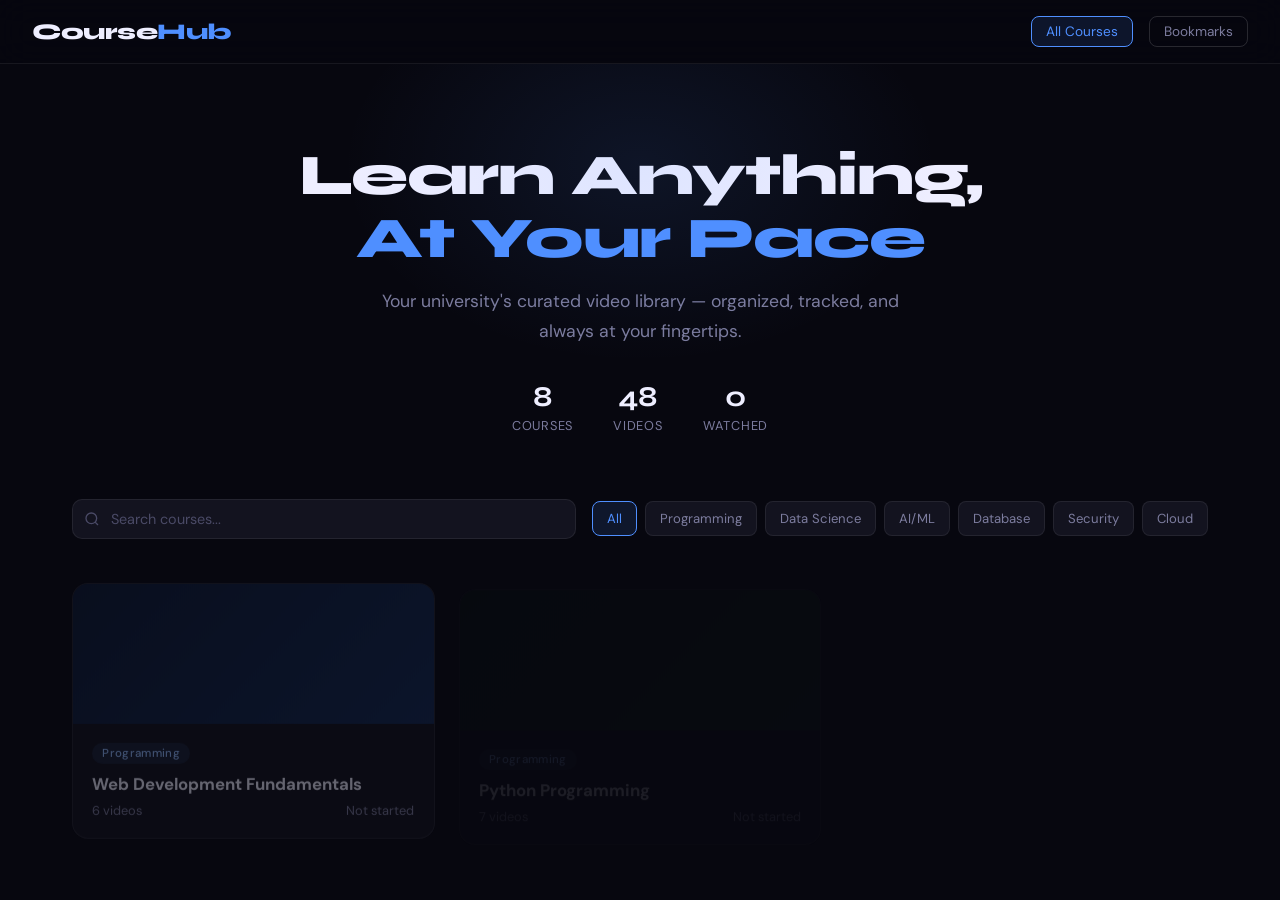
<file: index.html>
<!doctype html>
<html lang="en">
  <head>
    <meta charset="UTF-8" />
    <meta name="viewport" content="width=device-width, initial-scale=1.0" />
    <title>CourseHub</title>
    <meta http-equiv="refresh" content="0; url=student/coursehub.html" />
    <link rel="canonical" href="student/coursehub.html" />
  </head>
  <body>
    <p>Redirecting to CourseHub...</p>
    <p>If you are not redirected, open <a href="student/coursehub.html">student/coursehub.html</a>.</p>
  </body>
</html>
</file>
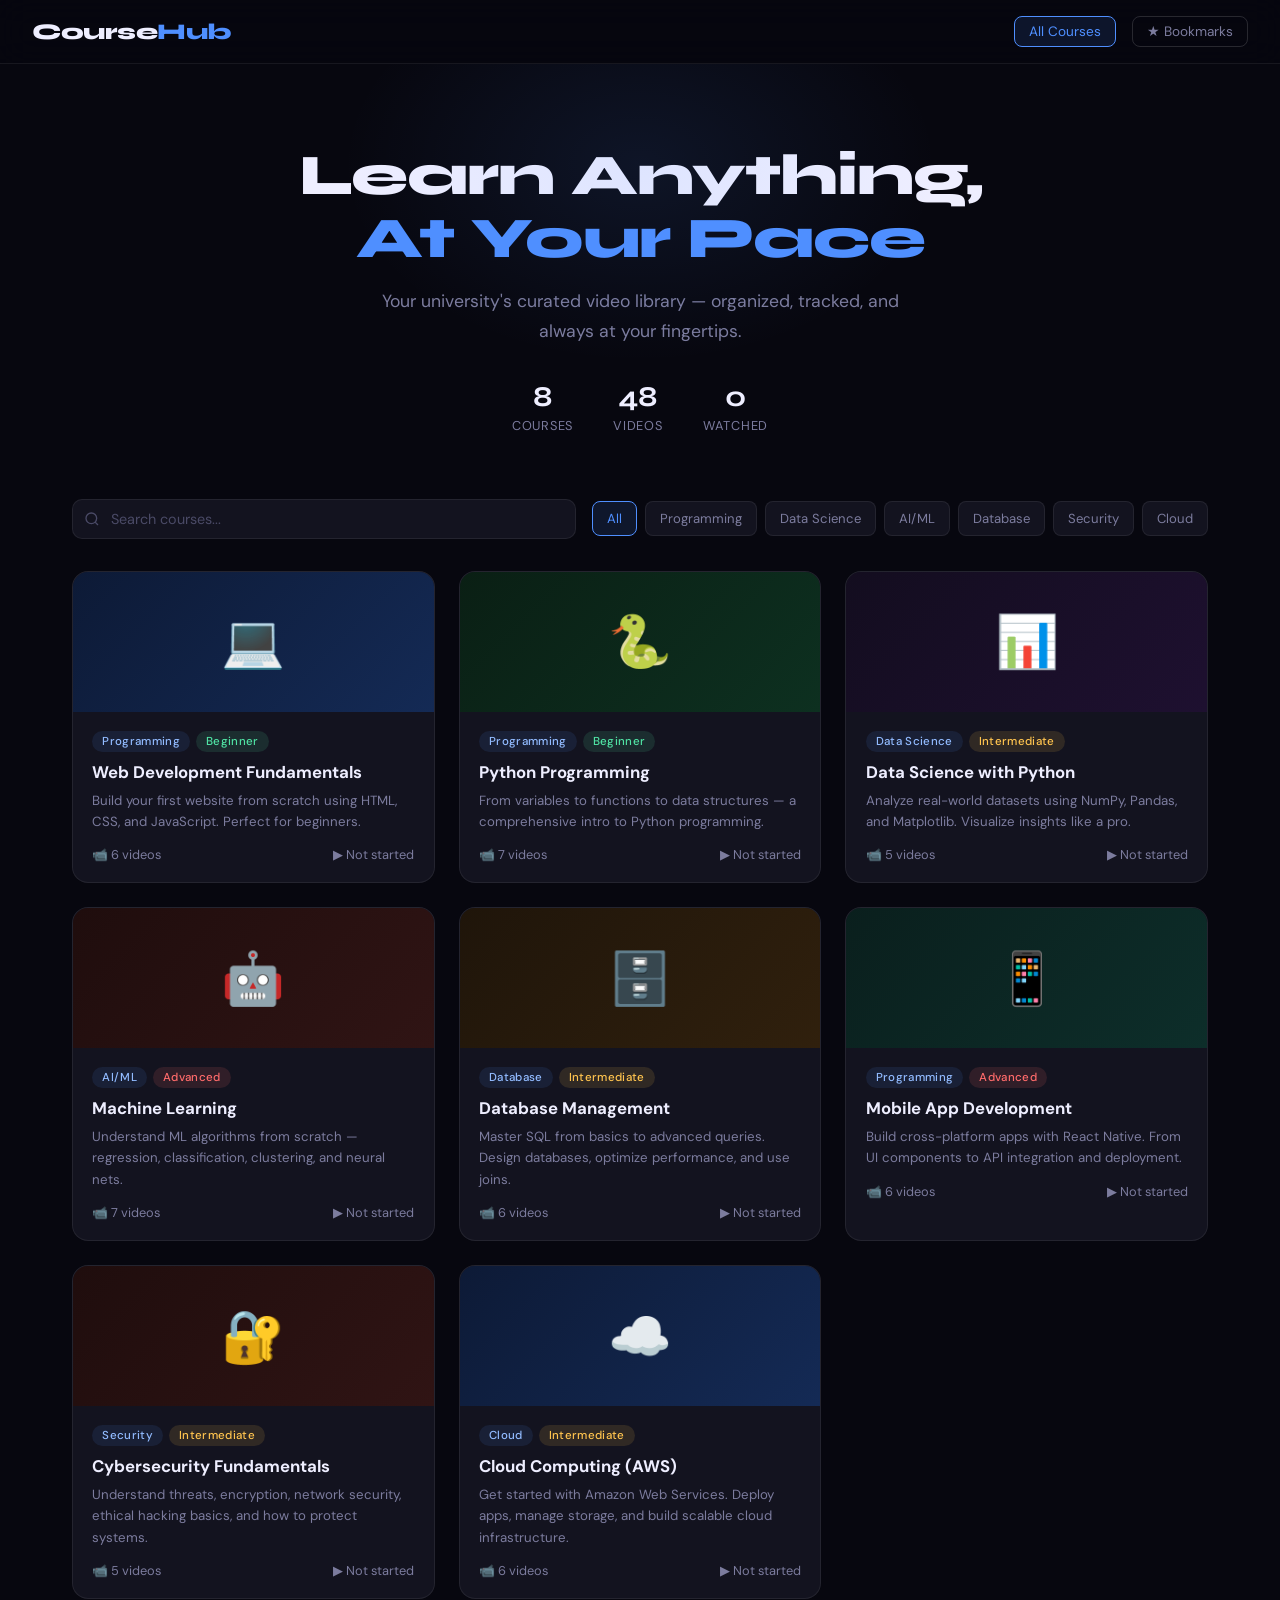
<file: coursehub.html>
<!DOCTYPE html>
<html lang="en">
<head>
<meta charset="UTF-8" />
<meta name="viewport" content="width=device-width, initial-scale=1.0" />
<title>CourseHub — University Learning Portal</title>
<link href="https://fonts.googleapis.com/css2?family=Syne:wght@400;500;600;700;800&family=DM+Sans:wght@300;400;500&display=swap" rel="stylesheet" />
<link rel="stylesheet" href="coursehub.css" />
</head>
<body>

<nav>
  <div class="logo" onclick="showPage('home')">Course<span>Hub</span></div>
  <div class="nav-right">
    <button class="nav-btn active" id="nav-home" onclick="showPage('home')">All Courses</button>
    <button class="nav-btn" id="nav-bookmarks" onclick="showPage('bookmarks')">★ Bookmarks</button>
  </div>
</nav>

<!-- HOME PAGE -->
<div class="page active" id="page-home">
  <div class="hero">
    <h1>Learn Anything,<br><em>At Your Pace</em></h1>
    <p>Your university's curated video library — organized, tracked, and always at your fingertips.</p>
    <div class="hero-stats">
      <div class="stat"><span class="stat-num" id="stat-courses">0</span><span class="stat-label">Courses</span></div>
      <div class="stat"><span class="stat-num" id="stat-videos">0</span><span class="stat-label">Videos</span></div>
      <div class="stat"><span class="stat-num" id="stat-watched">0</span><span class="stat-label">Watched</span></div>
    </div>
  </div>

  <div class="controls">
    <div class="search-wrap">
      <svg width="16" height="16" fill="none" viewBox="0 0 24 24" stroke="currentColor" stroke-width="2"><circle cx="11" cy="11" r="8"/><path d="M21 21l-4.35-4.35"/></svg>
      <input class="search-input" type="text" id="search-input" placeholder="Search courses..." oninput="filterCourses()" />
    </div>
    <div class="filter-tags" id="filter-tags"></div>
  </div>

  <div class="courses-grid" id="courses-grid"></div>
</div>

<!-- COURSE DETAIL PAGE -->
<div class="page" id="page-detail">
  <div id="course-detail"></div>
</div>

<!-- BOOKMARKS PAGE -->
<div class="page" id="page-bookmarks">
  <div class="page-header">
    <h2>★ Bookmarked Courses</h2>
    <p>Courses you've saved for quick access</p>
  </div>
  <div class="courses-grid" id="bookmarks-grid"></div>
</div>

<div id="toast"></div>

<script src="coursehub.js" defer></script>
</body>
</html>
</file>
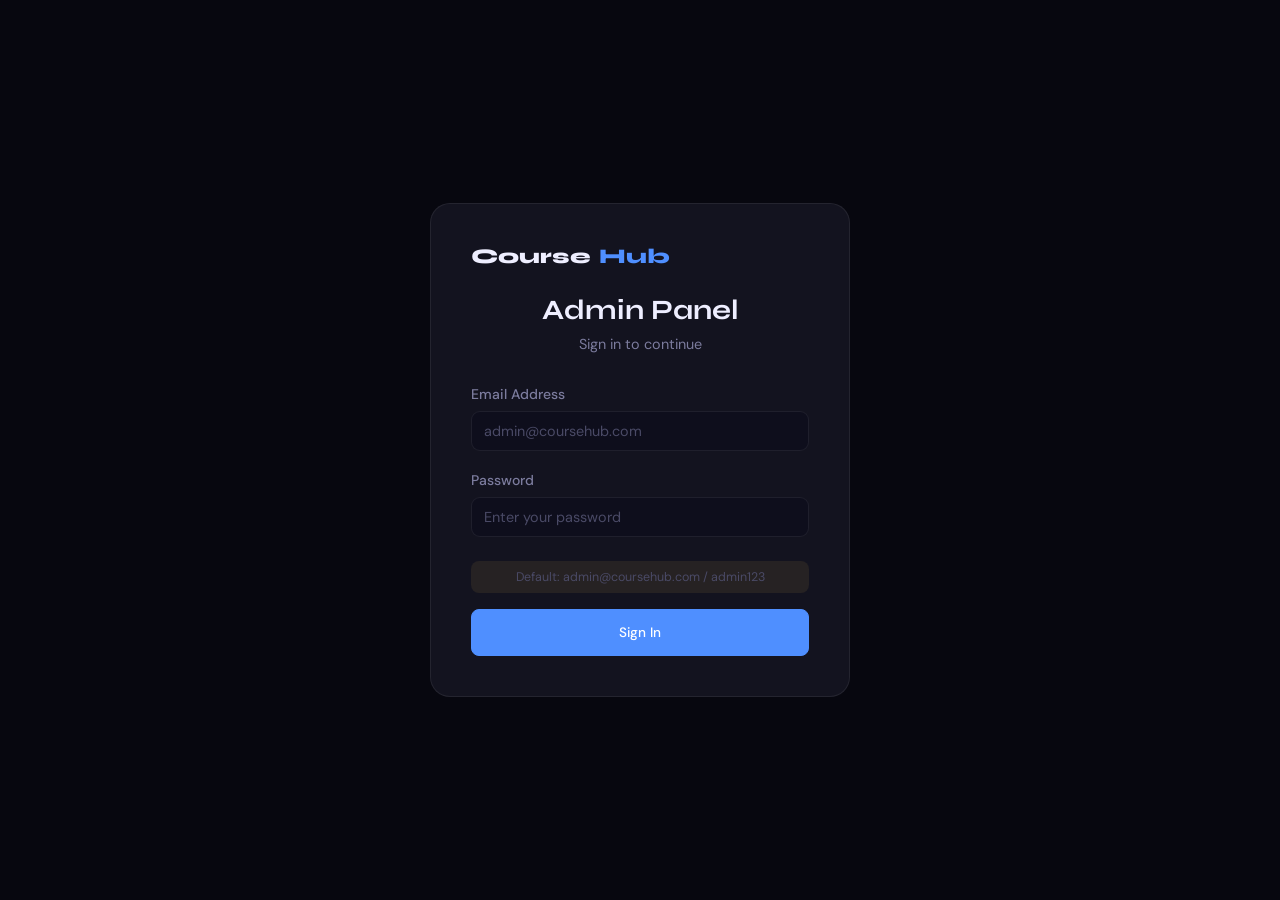
<file: admin/admin.html>
<!DOCTYPE html>
<html lang="en">
<head>
  <meta charset="UTF-8" />
  <meta name="viewport" content="width=device-width, initial-scale=1.0" />
  <title>CourseHub — Admin Panel</title>
  <link href="https://fonts.googleapis.com/css2?family=Syne:wght@600;700;800&family=DM+Sans:wght@300;400;500&display=swap" rel="stylesheet" />
  <link rel="stylesheet" href="admin.css" />
</head>
<body>

  <!-- LOGIN SCREEN -->
  <div id="login-screen">
    <div class="login-box">
      <div class="logo">Course<span>Hub</span></div>
      <h2 style="margin: 1.5rem 0 0.5rem; font-size: 1.75rem; font-weight: 700;">Admin Panel</h2>
      <p style="color: var(--text-muted); margin-bottom: 2rem;">Sign in to continue</p>

      <div class="form-group" style="margin-bottom: 1.25rem; text-align: left;">
        <label style="display: block; margin-bottom: 0.5rem; font-weight: 500; font-size: 0.875rem;">Email Address</label>
        <input type="email" id="login-email" placeholder="admin@coursehub.com" onkeydown="if(event.key==='Enter')login()" />
      </div>

      <div class="form-group" style="margin-bottom: 1.5rem; text-align: left;">
        <label style="display: block; margin-bottom: 0.5rem; font-weight: 500; font-size: 0.875rem;">Password</label>
        <input type="password" id="login-password" placeholder="Enter your password" onkeydown="if(event.key==='Enter')login()" />
      </div>

      <div class="login-hint">Default: admin@coursehub.com / admin123</div>
      <button class="btn btn-primary" style="width:100%; padding: 0.875rem;" onclick="login()">Sign In</button>
      <div class="login-error" id="login-error">Incorrect email or password. Try again.</div>
    </div>
  </div>

  <!-- MAIN APP -->
  <div id="app">
    <nav>
      <div class="logo">Course<span>Hub</span> <span class="admin-badge">Admin</span></div>
      <div class="nav-right">
        <a href="coursehub.html" target="_blank" class="nav-link">View Student Site</a>
        <button class="btn btn-ghost" onclick="logout()">Sign Out</button>
      </div>
    </nav>

    <div class="layout">
      <!-- SIDEBAR -->
      <aside class="sidebar">
        <div class="sidebar-header">
          <span>Courses</span>
          <button class="btn btn-primary btn-sm" onclick="openCourseModal()">+ New</button>
        </div>
        <div id="course-list"></div>
      </aside>

      <!-- MAIN CONTENT -->
      <main class="main">

        <!-- DASHBOARD -->
        <div id="view-dashboard">
          <div class="page-title">
            <h2>Dashboard</h2>
            <p>Overview of your CourseHub content</p>
          </div>
          <div class="stats-grid">
            <div class="stat-card">
              <div class="stat-label">Total Courses</div>
              <div class="stat-num" id="d-courses">0</div>
            </div>
            <div class="stat-card">
              <div class="stat-label">Total Videos</div>
              <div class="stat-num" id="d-videos">0</div>
            </div>
            <div class="stat-card">
              <div class="stat-label">Categories</div>
              <div class="stat-num" id="d-cats">0</div>
            </div>
          </div>
          <div class="dashboard-tip">
            <div class="tip-icon">Tip</div>
            <div>
              <strong>Getting started</strong>
              <p>Select a course from the sidebar to manage its videos, or click <em>+ New</em> to create a course.</p>
            </div>
          </div>
        </div>

        <!-- COURSE EDITOR -->
        <div id="view-course" style="display:none">
          <div class="page-title-row">
            <div>
              <h2 id="edit-course-name"></h2>
              <p id="edit-course-cat"></p>
            </div>
            <div class="action-row">
              <button class="btn btn-ghost" onclick="openCourseModal(activeCourseId)">Edit</button>
              <button class="btn btn-danger" onclick="deleteCourse(activeCourseId)">Delete</button>
            </div>
          </div>

          <div class="section-header">
            <h3>Videos <span class="count-badge" id="video-count">0</span></h3>
            <button class="btn btn-primary btn-sm" onclick="openVideoModal()">+ Add Video</button>
          </div>

          <div id="video-table-wrap">
            <table class="video-table">
              <thead>
                <tr>
                  <th style="width:40px">#</th>
                  <th>Title</th>
                  <th style="width:100px">Duration</th>
                  <th>YouTube URL</th>
                  <th style="width:120px">Actions</th>
                </tr>
              </thead>
              <tbody id="video-tbody"></tbody>
            </table>
          </div>
          <div id="no-videos" class="empty-msg">No videos yet. Click <strong>+ Add Video</strong> to get started.</div>
        </div>
      </main>
    </div>
  </div>

  <!-- COURSE MODAL -->
  <div class="modal-overlay" id="course-modal" onclick="closeModals(event)">
    <div class="modal">
      <div class="modal-header">
        <h3 id="course-modal-title">New Course</h3>
        <button class="modal-close" onclick="closeCourseModal()">X</button>
      </div>
      <div class="modal-body">
        <input type="hidden" id="cm-id" />
        <div class="form-group">
          <label>Course Title <span class="req">*</span></label>
          <input type="text" id="cm-title" placeholder="e.g. Web Development Fundamentals" />
        </div>
        <div class="form-group">
          <label>Category <span class="req">*</span></label>
          <input type="text" id="cm-category" placeholder="e.g. Programming, Data Science" />
        </div>
        <div class="form-group">
          <label>Card Color</label>
          <div class="color-options" id="cm-color-options"></div>
          <input type="hidden" id="cm-color" value="thumb-blue" />
        </div>
      </div>
      <div class="modal-footer">
        <button class="btn btn-ghost" onclick="closeCourseModal()">Cancel</button>
        <button class="btn btn-primary" onclick="saveCourse()">Save Course</button>
      </div>
    </div>
  </div>

  <!-- VIDEO MODAL -->
  <div class="modal-overlay" id="video-modal" onclick="closeModals(event)">
    <div class="modal">
      <div class="modal-header">
        <h3 id="video-modal-title">Add Video</h3>
        <button class="modal-close" onclick="closeVideoModal()">X</button>
      </div>
      <div class="modal-body">
        <input type="hidden" id="vm-id" />
        <div class="form-group">
          <label>Video Title <span class="req">*</span></label>
          <input type="text" id="vm-title" placeholder="e.g. Introduction to HTML" />
        </div>
        <div class="form-group">
          <label>Duration</label>
          <input type="text" id="vm-dur" placeholder="e.g. 18 min" />
        </div>
        <div class="form-group">
          <label>YouTube URL <span class="req">*</span></label>
          <input type="url" id="vm-url" placeholder="https://www.youtube.com/watch?v=..." />
        </div>
      </div>
      <div class="modal-footer">
        <button class="btn btn-ghost" onclick="closeVideoModal()">Cancel</button>
        <button class="btn btn-primary" onclick="saveVideo()">Save Video</button>
      </div>
    </div>
  </div>

  <div id="toast"></div>
  <script src="admin.js"></script>
</body>
</html>
</file>
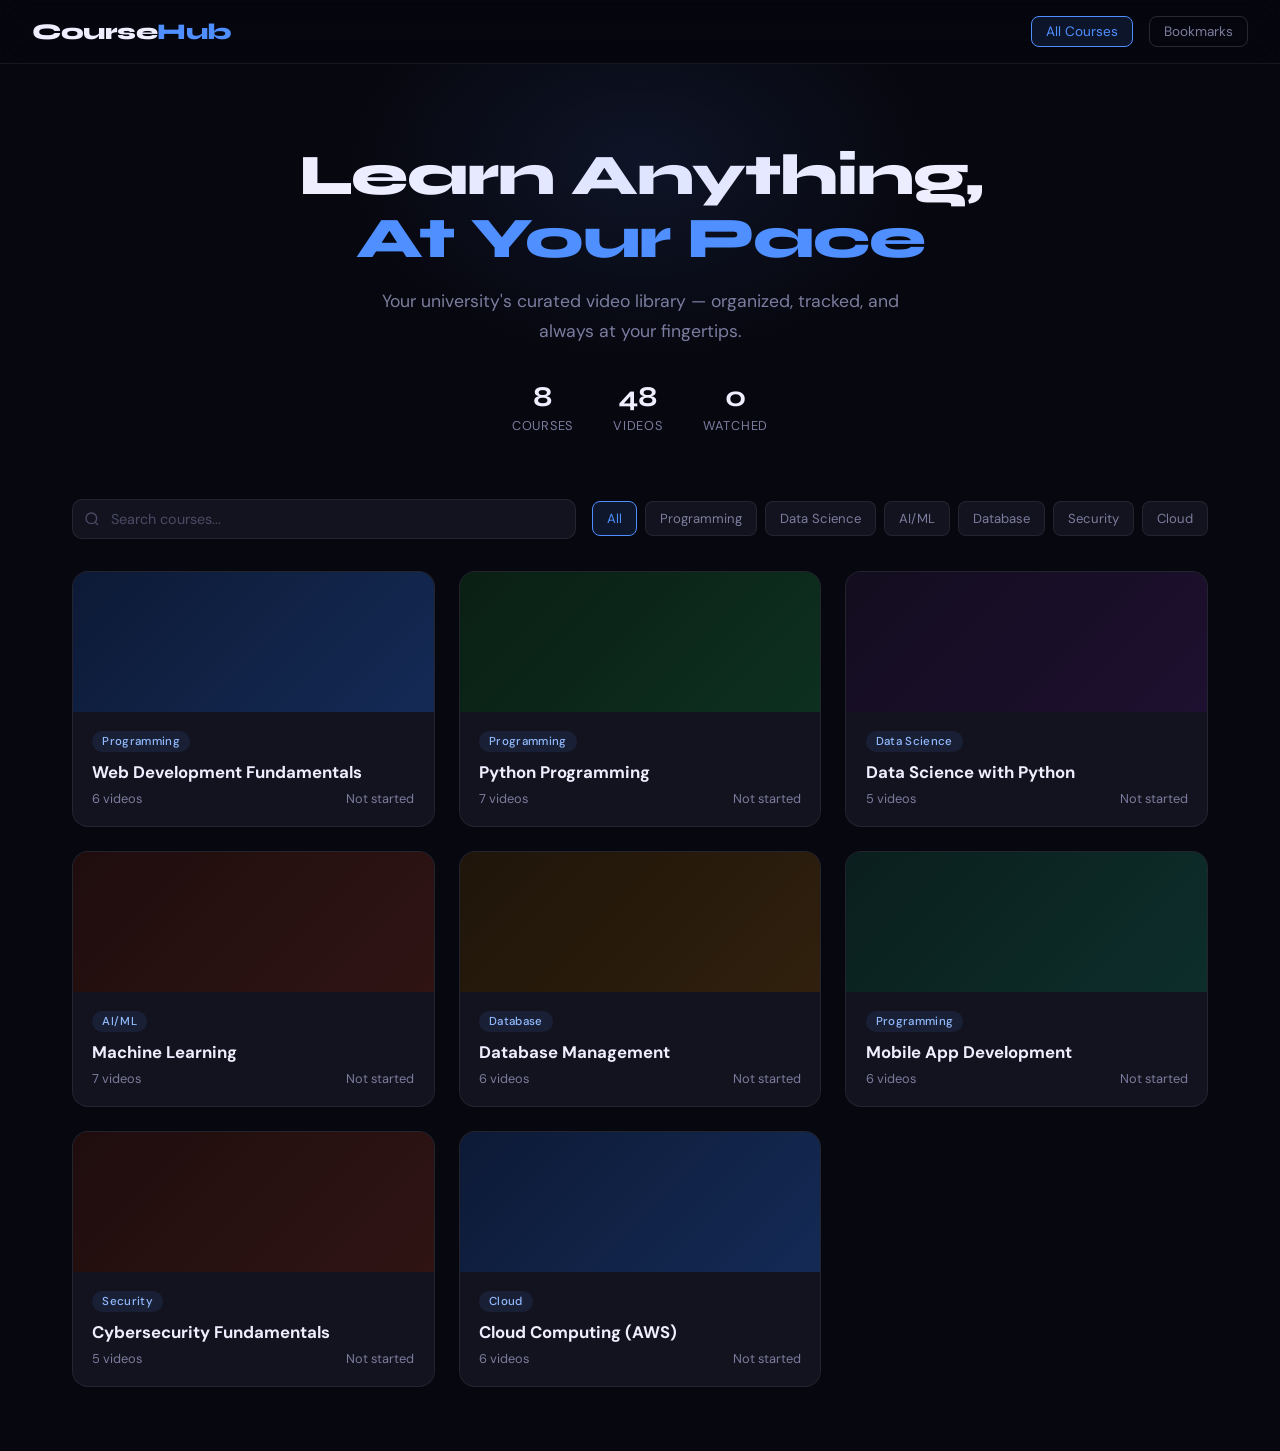
<file: student/coursehub.html>
<!DOCTYPE html>
<html lang="en">
<head>
<meta charset="UTF-8" />
<meta name="viewport" content="width=device-width, initial-scale=1.0" />
<title>CourseHub — University Learning Portal</title>
<link href="https://fonts.googleapis.com/css2?family=Syne:wght@400;500;600;700;800&family=DM+Sans:wght@300;400;500&display=swap" rel="stylesheet" />
<link rel="stylesheet" href="coursehub.css" />
</head>
<body>

<nav>
  <div class="logo" onclick="showPage('home')">Course<span>Hub</span></div>
  <div class="nav-right">
    <button class="nav-btn active" id="nav-home" onclick="showPage('home')">All Courses</button>
    <button class="nav-btn" id="nav-bookmarks" onclick="showPage('bookmarks')">Bookmarks</button>
  </div>
</nav>

<!-- HOME PAGE -->
<div class="page active" id="page-home">
  <div class="hero">
    <h1>Learn Anything,<br><em>At Your Pace</em></h1>
    <p>Your university's curated video library — organized, tracked, and always at your fingertips.</p>
    <div class="hero-stats">
      <div class="stat"><span class="stat-num" id="stat-courses">0</span><span class="stat-label">Courses</span></div>
      <div class="stat"><span class="stat-num" id="stat-videos">0</span><span class="stat-label">Videos</span></div>
      <div class="stat"><span class="stat-num" id="stat-watched">0</span><span class="stat-label">Watched</span></div>
    </div>
  </div>

  <div class="controls">
    <div class="search-wrap">
      <svg width="16" height="16" fill="none" viewBox="0 0 24 24" stroke="currentColor" stroke-width="2"><circle cx="11" cy="11" r="8"/><path d="M21 21l-4.35-4.35"/></svg>
      <input class="search-input" type="text" id="search-input" placeholder="Search courses..." oninput="filterCourses()" />
    </div>
    <div class="filter-tags" id="filter-tags"></div>
  </div>

  <div class="courses-grid" id="courses-grid"></div>
</div>

<!-- COURSE DETAIL PAGE -->
<div class="page" id="page-detail">
  <div id="course-detail"></div>
</div>

<!-- BOOKMARKS PAGE -->
<div class="page" id="page-bookmarks">
  <div class="page-header">
    <h2>Bookmarked Courses</h2>
    <p>Courses you've saved for quick access</p>
  </div>
  <div class="courses-grid" id="bookmarks-grid"></div>
</div>

<div id="toast"></div>

<script src="coursehub.js" defer></script>
</body>
</html>
</file>
<file: coursehub.css>
:root {
    --bg: #07070f;
    --surface: #0e0e1c;
    --card: #13131f;
    --card-hover: #191929;
    --border: rgba(255,255,255,0.07);
    --border-bright: rgba(255,255,255,0.14);
    --accent: #4f8fff;
    --accent-dim: rgba(79,143,255,0.12);
    --accent2: #ff6b6b;
    --accent3: #50e3a4;
    --text: #eeeeff;
    --text-muted: #7c7c9e;
    --text-dim: #4a4a66;
    --tag-bg: rgba(79,143,255,0.1);
    --tag-text: #92bbff;
    --watched-bg: rgba(80,227,164,0.1);
    --watched-text: #50e3a4;
    --note-bg: #0c0c1a;
  }
  * { box-sizing: border-box; margin: 0; padding: 0; }
  body {
    font-family: 'DM Sans', sans-serif;
    background: var(--bg);
    color: var(--text);
    min-height: 100vh;
    overflow-x: hidden;
  }
  h1,h2,h3,h4,h5 { font-family: 'Syne', sans-serif; }

  /* ── NAV ── */
  nav {
    position: sticky; top: 0; z-index: 100;
    background: rgba(7,7,15,0.85);
    backdrop-filter: blur(16px);
    border-bottom: 1px solid var(--border);
    padding: 0 2rem;
    height: 64px;
    display: flex; align-items: center; justify-content: space-between;
  }
  .logo {
    font-family: 'Syne', sans-serif;
    font-size: 1.4rem; font-weight: 800;
    color: var(--text);
    cursor: pointer;
    letter-spacing: -0.5px;
  }
  .logo span { color: var(--accent); }
  .nav-right { display: flex; align-items: center; gap: 1rem; }
  .nav-btn {
    background: none; border: 1px solid var(--border-bright);
    color: var(--text-muted); padding: 6px 14px;
    border-radius: 8px; cursor: pointer;
    font-family: 'DM Sans', sans-serif; font-size: 0.85rem;
    transition: all 0.2s;
  }
  .nav-btn:hover { border-color: var(--accent); color: var(--accent); }
  .nav-btn.active { background: var(--accent-dim); border-color: var(--accent); color: var(--accent); }

  /* ── PAGES ── */
  .page { display: none; }
  .page.active { display: block; }

  /* ── HERO ── */
  .hero {
    padding: 5rem 2rem 3rem;
    text-align: center;
    position: relative;
    overflow: hidden;
  }
  .hero::before {
    content: '';
    position: absolute; top: -100px; left: 50%; transform: translateX(-50%);
    width: 600px; height: 400px;
    background: radial-gradient(ellipse, rgba(79,143,255,0.1) 0%, transparent 70%);
    pointer-events: none;
  }
  .hero h1 {
    font-size: clamp(2.2rem, 5vw, 3.6rem);
    font-weight: 800;
    line-height: 1.1;
    letter-spacing: -1px;
    margin-bottom: 1rem;
  }
  .hero h1 em { font-style: normal; color: var(--accent); }
  .hero p {
    font-size: 1.1rem; color: var(--text-muted);
    max-width: 520px; margin: 0 auto 2rem;
    line-height: 1.7;
  }
  .hero-stats {
    display: flex; gap: 2.5rem; justify-content: center;
    flex-wrap: wrap; margin-bottom: 1rem;
  }
  .stat { text-align: center; }
  .stat-num {
    font-family: 'Syne', sans-serif;
    font-size: 1.8rem; font-weight: 700; color: var(--text);
    display: block;
  }
  .stat-label { font-size: 0.8rem; color: var(--text-muted); text-transform: uppercase; letter-spacing: 0.06em; }

  /* ── CONTROLS ── */
  .controls {
    padding: 0 2rem 2rem;
    max-width: 1200px; margin: 0 auto;
    display: flex; gap: 1rem; flex-wrap: wrap; align-items: center;
  }
  .search-wrap {
    position: relative; flex: 1; min-width: 220px;
  }
  .search-wrap svg {
    position: absolute; left: 12px; top: 50%; transform: translateY(-50%);
    color: var(--text-dim);
  }
  .search-input {
    width: 100%;
    background: var(--card);
    border: 1px solid var(--border);
    color: var(--text);
    padding: 10px 12px 10px 38px;
    border-radius: 10px;
    font-family: 'DM Sans', sans-serif;
    font-size: 0.9rem;
    transition: border-color 0.2s;
  }
  .search-input::placeholder { color: var(--text-dim); }
  .search-input:focus { outline: none; border-color: var(--accent); }
  .filter-tags { display: flex; gap: 0.5rem; flex-wrap: wrap; }
  .filter-tag {
    background: var(--card);
    border: 1px solid var(--border);
    color: var(--text-muted);
    padding: 8px 14px;
    border-radius: 8px;
    cursor: pointer;
    font-size: 0.82rem;
    font-family: 'DM Sans', sans-serif;
    transition: all 0.2s;
    white-space: nowrap;
  }
  .filter-tag:hover { border-color: var(--border-bright); color: var(--text); }
  .filter-tag.active { background: var(--accent-dim); border-color: var(--accent); color: var(--accent); }

  /* ── COURSE GRID ── */
  .courses-grid {
    display: grid;
    grid-template-columns: repeat(auto-fill, minmax(300px, 1fr));
    gap: 1.5rem;
    padding: 0 2rem 4rem;
    max-width: 1200px; margin: 0 auto;
  }
  .course-card {
    background: var(--card);
    border: 1px solid var(--border);
    border-radius: 16px;
    overflow: hidden;
    cursor: pointer;
    transition: transform 0.2s, border-color 0.2s, box-shadow 0.2s;
    position: relative;
  }
  .course-card:hover {
    transform: translateY(-4px);
    border-color: var(--border-bright);
    box-shadow: 0 16px 40px rgba(0,0,0,0.4);
  }
  .course-thumb {
    height: 140px;
    display: flex; align-items: center; justify-content: center;
    font-size: 3.2rem;
    position: relative;
    overflow: hidden;
  }
  .course-body { padding: 1.2rem; }
  .course-tags { display: flex; gap: 6px; flex-wrap: wrap; margin-bottom: 10px; }
  .badge {
    font-size: 0.72rem; padding: 3px 10px; border-radius: 20px;
    font-weight: 500; letter-spacing: 0.03em;
  }
  .badge-level-beginner { background: rgba(80,227,164,0.12); color: #50e3a4; }
  .badge-level-intermediate { background: rgba(255,196,79,0.12); color: #ffc44f; }
  .badge-level-advanced { background: rgba(255,107,107,0.12); color: #ff6b6b; }
  .badge-cat { background: var(--tag-bg); color: var(--tag-text); }
  .course-title {
    font-size: 1.05rem; font-weight: 700; margin-bottom: 6px;
    line-height: 1.3; color: var(--text);
  }
  .course-desc { font-size: 0.83rem; color: var(--text-muted); line-height: 1.6; margin-bottom: 14px; }
  .course-meta {
    display: flex; align-items: center; justify-content: space-between;
    font-size: 0.8rem; color: var(--text-muted);
  }
  .course-meta span { display: flex; align-items: center; gap: 5px; }
  .progress-bar-wrap {
    margin-top: 12px;
    background: rgba(255,255,255,0.05);
    border-radius: 4px; height: 4px; overflow: hidden;
  }
  .progress-bar-fill { height: 100%; border-radius: 4px; background: var(--accent); transition: width 0.4s; }
  .bookmark-btn {
    position: absolute; top: 10px; right: 10px;
    background: rgba(0,0,0,0.5);
    border: 1px solid var(--border);
    border-radius: 8px; padding: 5px 8px;
    cursor: pointer; font-size: 1rem;
    transition: all 0.2s;
  }
  .bookmark-btn:hover { border-color: var(--accent); }
  .bookmark-btn.bookmarked { background: var(--accent-dim); border-color: var(--accent); }
  .no-results {
    grid-column: 1/-1; text-align: center;
    padding: 4rem; color: var(--text-muted);
  }
  .no-results p { font-size: 1.1rem; margin-top: 0.5rem; }

  /* ── COURSE DETAIL ── */
  #course-detail { padding: 0; }
  .detail-header {
    padding: 2rem 2rem 1.5rem;
    border-bottom: 1px solid var(--border);
    max-width: 1200px; margin: 0 auto;
  }
  .back-btn {
    display: inline-flex; align-items: center; gap: 6px;
    background: none; border: 1px solid var(--border);
    color: var(--text-muted); padding: 7px 14px;
    border-radius: 8px; cursor: pointer;
    font-family: 'DM Sans', sans-serif; font-size: 0.85rem;
    margin-bottom: 1.5rem; transition: all 0.2s;
  }
  .back-btn:hover { border-color: var(--accent); color: var(--accent); }
  .detail-title-row { display: flex; align-items: flex-start; gap: 1rem; flex-wrap: wrap; }
  .detail-emoji { font-size: 3rem; flex-shrink: 0; }
  .detail-info h2 {
    font-size: 1.8rem; font-weight: 800; letter-spacing: -0.5px;
    margin-bottom: 0.5rem;
  }
  .detail-info p { color: var(--text-muted); font-size: 0.95rem; line-height: 1.6; max-width: 600px; }
  .detail-meta-row {
    display: flex; gap: 1.5rem; flex-wrap: wrap;
    margin-top: 1rem; font-size: 0.85rem; color: var(--text-muted);
  }
  .detail-meta-row span { display: flex; align-items: center; gap: 5px; }
  .detail-layout {
    display: grid; grid-template-columns: 1fr 340px;
    gap: 2rem; padding: 2rem;
    max-width: 1200px; margin: 0 auto;
  }
  @media (max-width: 900px) { .detail-layout { grid-template-columns: 1fr; } }

  /* ── VIDEO LIST ── */
  .video-list-header {
    display: flex; align-items: center; justify-content: space-between;
    margin-bottom: 1rem;
  }
  .video-list-header h3 { font-size: 1rem; font-weight: 600; }
  .mark-all-btn {
    background: none; border: 1px solid var(--border);
    color: var(--text-muted); padding: 5px 12px;
    border-radius: 7px; cursor: pointer;
    font-size: 0.78rem; font-family: 'DM Sans', sans-serif;
    transition: all 0.2s;
  }
  .mark-all-btn:hover { border-color: var(--accent); color: var(--accent); }
  .video-item {
    background: var(--card);
    border: 1px solid var(--border);
    border-radius: 12px;
    padding: 1rem;
    margin-bottom: 0.75rem;
    transition: border-color 0.2s;
    cursor: default;
  }
  .video-item:hover { border-color: var(--border-bright); }
  .video-item.watched {
    border-color: rgba(80,227,164,0.2);
    background: rgba(80,227,164,0.04);
  }
  .video-row { display: flex; align-items: flex-start; gap: 0.75rem; }
  .video-check {
    width: 22px; height: 22px; flex-shrink: 0;
    border: 2px solid var(--border-bright);
    border-radius: 50%; cursor: pointer;
    display: flex; align-items: center; justify-content: center;
    margin-top: 2px;
    transition: all 0.2s;
  }
  .video-check:hover { border-color: var(--accent3); }
  .video-item.watched .video-check {
    background: var(--accent3); border-color: var(--accent3);
  }
  .check-mark { display: none; font-size: 12px; color: #07070f; font-weight: 700; }
  .video-item.watched .check-mark { display: block; }
  .video-content { flex: 1; }
  .video-num { font-size: 0.72rem; color: var(--text-dim); margin-bottom: 3px; }
  .video-title-text {
    font-size: 0.9rem; font-weight: 500; margin-bottom: 5px;
    line-height: 1.4;
  }
  .video-meta-row { display: flex; align-items: center; gap: 0.75rem; flex-wrap: wrap; }
  .video-meta-row span { font-size: 0.75rem; color: var(--text-muted); display: flex; align-items: center; gap: 4px; }
  .video-watched-badge {
    font-size: 0.7rem; padding: 2px 8px; border-radius: 20px;
    background: var(--watched-bg); color: var(--watched-text);
  }
  .watch-btn {
    display: inline-flex; align-items: center; gap: 5px;
    background: var(--accent-dim); border: 1px solid rgba(79,143,255,0.3);
    color: var(--accent); padding: 5px 12px;
    border-radius: 7px; cursor: pointer;
    font-size: 0.78rem; font-family: 'DM Sans', sans-serif;
    text-decoration: none; margin-top: 8px;
    transition: all 0.2s;
  }
  .watch-btn:hover { background: rgba(79,143,255,0.2); }
  .notes-toggle {
    background: none; border: none;
    color: var(--text-dim); cursor: pointer;
    font-size: 0.75rem; font-family: 'DM Sans', sans-serif;
    margin-top: 6px; padding: 0;
    display: flex; align-items: center; gap: 4px;
    transition: color 0.2s;
  }
  .notes-toggle:hover { color: var(--text-muted); }
  .notes-toggle.has-note { color: var(--accent); }
  .notes-area {
    margin-top: 10px; display: none;
  }
  .notes-area.open { display: block; }
  .notes-textarea {
    width: 100%;
    background: var(--note-bg);
    border: 1px solid var(--border);
    color: var(--text);
    padding: 10px;
    border-radius: 8px;
    font-family: 'DM Sans', sans-serif;
    font-size: 0.82rem;
    line-height: 1.6;
    resize: vertical;
    min-height: 80px;
    transition: border-color 0.2s;
  }
  .notes-textarea:focus { outline: none; border-color: var(--accent); }
  .notes-textarea::placeholder { color: var(--text-dim); }

  /* ── SIDEBAR ── */
  .sidebar-card {
    background: var(--card);
    border: 1px solid var(--border);
    border-radius: 14px;
    padding: 1.2rem;
    margin-bottom: 1.2rem;
  }
  .sidebar-card h4 {
    font-size: 0.85rem; font-weight: 600;
    color: var(--text-muted); text-transform: uppercase;
    letter-spacing: 0.07em; margin-bottom: 1rem;
  }
  .progress-ring-wrap { text-align: center; padding: 0.5rem 0; }
  .progress-ring-wrap svg { overflow: visible; }
  .progress-pct { font-family: 'Syne', sans-serif; font-size: 2rem; font-weight: 700; }
  .progress-sub { font-size: 0.8rem; color: var(--text-muted); margin-top: 4px; }
  .stat-row { display: flex; justify-content: space-between; padding: 6px 0; border-bottom: 1px solid var(--border); font-size: 0.85rem; }
  .stat-row:last-child { border-bottom: none; }
  .stat-row .val { font-weight: 600; color: var(--accent); }
  .module-list { list-style: none; }
  .module-item {
    display: flex; align-items: center; gap: 10px;
    padding: 7px 0; border-bottom: 1px solid var(--border);
    font-size: 0.83rem;
  }
  .module-item:last-child { border-bottom: none; }
  .module-dot {
    width: 8px; height: 8px; border-radius: 50%; flex-shrink: 0;
    background: var(--border-bright);
  }
  .module-dot.done { background: var(--accent3); }
  .module-dot.active { background: var(--accent); }

  /* ── BOOKMARKS PAGE ── */
  .page-header {
    padding: 3rem 2rem 2rem;
    max-width: 1200px; margin: 0 auto;
  }
  .page-header h2 { font-size: 2rem; font-weight: 800; margin-bottom: 0.5rem; }
  .page-header p { color: var(--text-muted); }
  .empty-state {
    text-align: center; padding: 5rem 2rem;
    color: var(--text-muted);
  }
  .empty-state div { font-size: 3rem; margin-bottom: 1rem; }
  .empty-state p { font-size: 1rem; }

  /* ── ANIMATIONS ── */
  @keyframes fadeUp {
    from { opacity: 0; transform: translateY(20px); }
    to { opacity: 1; transform: translateY(0); }
  }
  .course-card { animation: fadeUp 0.4s ease both; }

  /* ── SCROLLBAR ── */
  ::-webkit-scrollbar { width: 6px; }
  ::-webkit-scrollbar-track { background: transparent; }
  ::-webkit-scrollbar-thumb { background: var(--border-bright); border-radius: 3px; }

  /* ── TOAST ── */
  #toast {
    position: fixed; bottom: 2rem; left: 50%; transform: translateX(-50%);
    background: var(--card); border: 1px solid var(--border-bright);
    color: var(--text); padding: 10px 20px;
    border-radius: 10px; font-size: 0.85rem;
    opacity: 0; pointer-events: none;
    transition: opacity 0.3s; z-index: 999;
    white-space: nowrap;
  }
  #toast.show { opacity: 1; }

  /* Color themes for course thumbs */
  .thumb-blue { background: linear-gradient(135deg, #0d1a36 0%, #142a55 100%); }
  .thumb-green { background: linear-gradient(135deg, #0a1f14 0%, #0d3020 100%); }
  .thumb-red { background: linear-gradient(135deg, #1f0d0d 0%, #301414 100%); }
  .thumb-purple { background: linear-gradient(135deg, #130d1f 0%, #1e1030 100%); }
  .thumb-orange { background: linear-gradient(135deg, #1f150a 0%, #30200d 100%); }
  .thumb-teal { background: linear-gradient(135deg, #0a1f1d 0%, #0d2e2a 100%); }
</file>
<file: admin/admin.css>
:root {
  --bg: #07070f;
  --surface: #0e0e1c;
  --card: #13131f;
  --border: rgba(255,255,255,0.07);
  --border-bright: rgba(255,255,255,0.14);
  --accent: #4f8fff;
  --accent-dim: rgba(79,143,255,0.12);
  --accent2: #ff6b6b;
  --accent3: #50e3a4;
  --text: #eeeeff;
  --text-muted: #7c7c9e;
  --text-dim: #4a4a66;
}

* { box-sizing: border-box; margin: 0; padding: 0; }

body {
  font-family: 'DM Sans', sans-serif;
  background: var(--bg);
  color: var(--text);
  min-height: 100vh;
}

h1,h2,h3,h4 { font-family: 'Syne', sans-serif; }

/* ── LOGIN ── */
#login-screen {
  min-height: 100vh;
  display: flex;
  align-items: center;
  justify-content: center;
}

.login-box {
  background: var(--card);
  border: 1px solid var(--border);
  border-radius: 20px;
  padding: 2.5rem;
  width: 100%;
  max-width: 420px;
  text-align: center;
}

.login-box p {
  color: var(--text-muted);
  font-size: 0.9rem;
  margin-bottom: 2rem;
}

.login-box input {
  width: 100%;
  background: var(--surface);
  border: 1px solid var(--border);
  color: var(--text);
  padding: 12px 14px;
  border-radius: 10px;
  font-family: 'DM Sans', sans-serif;
  font-size: 0.95rem;
  transition: border-color 0.2s;
}

.login-box input:focus {
  outline: none;
  border-color: var(--accent);
}

.login-box input::placeholder {
  color: var(--text-dim);
}

.login-hint {
  font-size: 0.78rem;
  color: var(--text-dim);
  margin-bottom: 1rem;
  background: rgba(255,196,79,0.08);
  padding: 8px 12px;
  border-radius: 8px;
}

.login-error {
  color: var(--accent2);
  font-size: 0.82rem;
  margin-top: 0.75rem;
  display: none;
}

.login-error.show { display: block; }

/* ── APP ── */
#app { display: none; min-height: 100vh; flex-direction: column; }
#app.show { display: flex; }

/* ── NAV ── */
nav {
  position: sticky; top: 0; z-index: 100;
  background: rgba(7,7,15,0.9);
  backdrop-filter: blur(16px);
  border-bottom: 1px solid var(--border);
  padding: 0 1.5rem;
  height: 60px;
  display: flex;
  align-items: center;
  justify-content: space-between;
  flex-shrink: 0;
}

.logo {
  font-family: 'Syne', sans-serif;
  font-size: 1.3rem;
  font-weight: 800;
  display: flex;
  align-items: center;
  gap: 8px;
}

.logo span:first-child { color: var(--accent); }

.admin-badge {
  font-size: 0.65rem;
  background: rgba(255,196,79,0.15);
  color: #ffc44f;
  padding: 3px 8px;
  border-radius: 20px;
  font-weight: 600;
  letter-spacing: 0.06em;
  text-transform: uppercase;
}

.nav-right { display: flex; align-items: center; gap: 0.75rem; }

.nav-link {
  color: var(--text-muted);
  font-size: 0.85rem;
  text-decoration: none;
  transition: color 0.2s;
}
.nav-link:hover { color: var(--accent); }

/* ── LAYOUT ── */
.layout {
  display: flex;
  flex: 1;
  height: calc(100vh - 60px);
  overflow: hidden;
}

/* ── SIDEBAR ── */
.sidebar {
  width: 260px;
  flex-shrink: 0;
  border-right: 1px solid var(--border);
  background: var(--surface);
  overflow-y: auto;
  display: flex;
  flex-direction: column;
}

.sidebar-header {
  padding: 1rem 1rem 0.75rem;
  display: flex;
  align-items: center;
  justify-content: space-between;
  font-size: 0.75rem;
  font-weight: 600;
  color: var(--text-muted);
  text-transform: uppercase;
  letter-spacing: 0.07em;
  border-bottom: 1px solid var(--border);
  position: sticky;
  top: 0;
  background: var(--surface);
  z-index: 1;
}

.sidebar-item {
  display: flex;
  align-items: center;
  gap: 10px;
  padding: 0.75rem 1rem;
  cursor: pointer;
  border-bottom: 1px solid var(--border);
  transition: background 0.15s;
  font-size: 0.88rem;
}

.sidebar-item:hover { background: var(--card); }
.sidebar-item.active { background: var(--accent-dim); border-right: 2px solid var(--accent); }
.sidebar-item.active .sidebar-item-title { color: var(--accent); }

.sidebar-item-emoji { font-size: 1.2rem; flex-shrink: 0; }
.sidebar-item-title { font-weight: 500; white-space: nowrap; overflow: hidden; text-overflow: ellipsis; }
.sidebar-item-count { margin-left: auto; font-size: 0.72rem; color: var(--text-dim); flex-shrink: 0; }

/* ── MAIN ── */
.main {
  flex: 1;
  overflow-y: auto;
  padding: 2rem;
}

/* ── DASHBOARD ── */
.page-title { margin-bottom: 2rem; }
.page-title h2 { font-size: 1.8rem; font-weight: 800; letter-spacing: -0.5px; }
.page-title p { color: var(--text-muted); font-size: 0.9rem; margin-top: 4px; }

.stats-grid {
  display: grid;
  grid-template-columns: repeat(3, 1fr);
  gap: 1rem;
  margin-bottom: 2rem;
}

.stat-card {
  background: var(--card);
  border: 1px solid var(--border);
  border-radius: 14px;
  padding: 1.5rem;
}

.stat-label {
  font-size: 0.78rem;
  color: var(--text-muted);
  text-transform: uppercase;
  letter-spacing: 0.07em;
  margin-bottom: 0.5rem;
}

.stat-num {
  font-family: 'Syne', sans-serif;
  font-size: 2.2rem;
  font-weight: 700;
  color: var(--accent);
}

.dashboard-tip {
  background: var(--card);
  border: 1px solid var(--border);
  border-radius: 14px;
  padding: 1.25rem 1.5rem;
  display: flex;
  gap: 1rem;
  align-items: flex-start;
}

.tip-icon { font-size: 1.5rem; flex-shrink: 0; }
.dashboard-tip strong { font-size: 0.95rem; display: block; margin-bottom: 4px; }
.dashboard-tip p { font-size: 0.85rem; color: var(--text-muted); line-height: 1.5; }

/* ── COURSE VIEW ── */
.page-title-row {
  display: flex;
  align-items: center;
  justify-content: space-between;
  margin-bottom: 2rem;
  flex-wrap: wrap;
  gap: 1rem;
}

.course-emoji-big { font-size: 2.5rem; }

#edit-course-name { font-size: 1.5rem; font-weight: 800; }
#edit-course-cat { color: var(--text-muted); font-size: 0.85rem; margin-top: 4px; }

.action-row { display: flex; gap: 0.5rem; }

.section-header {
  display: flex;
  align-items: center;
  justify-content: space-between;
  margin-bottom: 1rem;
}

.section-header h3 { font-size: 1rem; font-weight: 700; display: flex; align-items: center; gap: 8px; }

.count-badge {
  background: var(--accent-dim);
  color: var(--accent);
  font-size: 0.72rem;
  padding: 2px 8px;
  border-radius: 20px;
  font-family: 'DM Sans', sans-serif;
  font-weight: 500;
}

/* ── VIDEO TABLE ── */
.video-table {
  width: 100%;
  border-collapse: collapse;
  font-size: 0.875rem;
}

.video-table th {
  text-align: left;
  padding: 10px 12px;
  font-size: 0.72rem;
  font-weight: 600;
  color: var(--text-muted);
  text-transform: uppercase;
  letter-spacing: 0.07em;
  border-bottom: 1px solid var(--border);
}

.video-table td {
  padding: 12px;
  border-bottom: 1px solid var(--border);
  vertical-align: middle;
}

.video-table tr:hover td { background: var(--card); }

.video-table .url-cell {
  max-width: 240px;
  overflow: hidden;
  text-overflow: ellipsis;
  white-space: nowrap;
  color: var(--accent);
  font-size: 0.8rem;
}

.video-table .url-cell a {
  color: var(--accent);
  text-decoration: none;
}
.video-table .url-cell a:hover { text-decoration: underline; }

.empty-msg {
  text-align: center;
  padding: 3rem;
  color: var(--text-muted);
  font-size: 0.9rem;
  display: none;
}

/* ── BUTTONS ── */
.btn {
  font-family: 'DM Sans', sans-serif;
  font-size: 0.85rem;
  padding: 8px 16px;
  border-radius: 8px;
  border: 1px solid var(--border-bright);
  cursor: pointer;
  transition: all 0.2s;
  font-weight: 500;
}

.btn-primary {
  background: var(--accent);
  border-color: var(--accent);
  color: #fff;
}
.btn-primary:hover { background: #6aa3ff; }

.btn-ghost {
  background: none;
  color: var(--text-muted);
}
.btn-ghost:hover { color: var(--text); border-color: var(--border-bright); }

.btn-danger {
  background: none;
  border-color: rgba(255,107,107,0.3);
  color: var(--accent2);
}
.btn-danger:hover { background: rgba(255,107,107,0.1); }

.btn-sm { padding: 5px 12px; font-size: 0.8rem; }

.btn-icon {
  background: none;
  border: 1px solid var(--border);
  color: var(--text-muted);
  padding: 5px 10px;
  border-radius: 7px;
  cursor: pointer;
  font-size: 0.8rem;
  transition: all 0.2s;
}
.btn-icon:hover { border-color: var(--border-bright); color: var(--text); }
.btn-icon.del:hover { border-color: rgba(255,107,107,0.4); color: var(--accent2); }

/* ── MODALS ── */
.modal-overlay {
  position: fixed; inset: 0;
  background: rgba(0,0,0,0.7);
  backdrop-filter: blur(4px);
  display: none;
  align-items: center;
  justify-content: center;
  z-index: 1000;
  padding: 1rem;
}

.modal-overlay.open { display: flex; }

.modal {
  background: var(--card);
  border: 1px solid var(--border-bright);
  border-radius: 18px;
  width: 100%;
  max-width: 520px;
  max-height: 90vh;
  overflow-y: auto;
  animation: modalIn 0.2s ease;
}

@keyframes modalIn {
  from { opacity: 0; transform: scale(0.96) translateY(10px); }
  to { opacity: 1; transform: scale(1) translateY(0); }
}

.modal-header {
  display: flex;
  align-items: center;
  justify-content: space-between;
  padding: 1.25rem 1.5rem;
  border-bottom: 1px solid var(--border);
}

.modal-header h3 { font-size: 1.1rem; font-weight: 700; }

.modal-close {
  background: none;
  border: none;
  color: var(--text-muted);
  cursor: pointer;
  font-size: 1rem;
  padding: 4px 8px;
  border-radius: 6px;
  transition: color 0.2s;
}
.modal-close:hover { color: var(--text); }

.modal-body { padding: 1.5rem; }

.modal-footer {
  padding: 1rem 1.5rem;
  border-top: 1px solid var(--border);
  display: flex;
  justify-content: flex-end;
  gap: 0.5rem;
}

/* ── FORMS ── */
.form-group { margin-bottom: 1.1rem; }
.form-group label {
  display: block;
  font-size: 0.82rem;
  font-weight: 500;
  color: var(--text-muted);
  margin-bottom: 6px;
}

.req { color: var(--accent2); }

.form-group input,
.form-group select,
.form-group textarea {
  width: 100%;
  background: var(--surface);
  border: 1px solid var(--border);
  color: var(--text);
  padding: 10px 12px;
  border-radius: 9px;
  font-family: 'DM Sans', sans-serif;
  font-size: 0.9rem;
  transition: border-color 0.2s;
}

.form-group input:focus,
.form-group select:focus,
.form-group textarea:focus { outline: none; border-color: var(--accent); }

.form-group input::placeholder,
.form-group textarea::placeholder { color: var(--text-dim); }

.form-group textarea { resize: vertical; line-height: 1.6; }

.form-row { display: flex; gap: 0.75rem; }

/* ── COLOR PICKER ── */
.color-options {
  display: flex;
  gap: 8px;
  flex-wrap: wrap;
  margin-top: 4px;
}

.color-swatch {
  width: 32px; height: 32px;
  border-radius: 8px;
  cursor: pointer;
  border: 2px solid transparent;
  transition: border-color 0.2s, transform 0.15s;
}
.color-swatch:hover { transform: scale(1.1); }
.color-swatch.selected { border-color: #fff; }

/* ── TOAST ── */
#toast {
  position: fixed;
  bottom: 2rem; left: 50%;
  transform: translateX(-50%);
  background: var(--card);
  border: 1px solid var(--border-bright);
  color: var(--text);
  padding: 10px 20px;
  border-radius: 10px;
  font-size: 0.85rem;
  opacity: 0;
  pointer-events: none;
  transition: opacity 0.3s;
  z-index: 9999;
  white-space: nowrap;
}
#toast.show { opacity: 1; }

/* ── SCROLLBAR ── */
::-webkit-scrollbar { width: 5px; }
::-webkit-scrollbar-track { background: transparent; }
::-webkit-scrollbar-thumb { background: var(--border-bright); border-radius: 3px; }
</file>
<file: student/coursehub.css>
:root {
    --bg: #07070f;
    --surface: #0e0e1c;
    --card: #13131f;
    --card-hover: #191929;
    --border: rgba(255,255,255,0.07);
    --border-bright: rgba(255,255,255,0.14);
    --accent: #4f8fff;
    --accent-dim: rgba(79,143,255,0.12);
    --accent2: #ff6b6b;
    --accent3: #50e3a4;
    --text: #eeeeff;
    --text-muted: #7c7c9e;
    --text-dim: #4a4a66;
    --tag-bg: rgba(79,143,255,0.1);
    --tag-text: #92bbff;
    --watched-bg: rgba(80,227,164,0.1);
    --watched-text: #50e3a4;
    --note-bg: #0c0c1a;
  }
  * { box-sizing: border-box; margin: 0; padding: 0; }
  body {
    font-family: 'DM Sans', sans-serif;
    background: var(--bg);
    color: var(--text);
    min-height: 100vh;
    overflow-x: hidden;
  }
  h1,h2,h3,h4,h5 { font-family: 'Syne', sans-serif; }

  /* ── NAV ── */
  nav {
    position: sticky; top: 0; z-index: 100;
    background: rgba(7,7,15,0.85);
    backdrop-filter: blur(16px);
    border-bottom: 1px solid var(--border);
    padding: 0 2rem;
    height: 64px;
    display: flex; align-items: center; justify-content: space-between;
  }
  .logo {
    font-family: 'Syne', sans-serif;
    font-size: 1.4rem; font-weight: 800;
    color: var(--text);
    cursor: pointer;
    letter-spacing: -0.5px;
  }
  .logo span { color: var(--accent); }
  .nav-right { display: flex; align-items: center; gap: 1rem; }
  .nav-btn {
    background: none; border: 1px solid var(--border-bright);
    color: var(--text-muted); padding: 6px 14px;
    border-radius: 8px; cursor: pointer;
    font-family: 'DM Sans', sans-serif; font-size: 0.85rem;
    transition: all 0.2s;
  }
  .nav-btn:hover { border-color: var(--accent); color: var(--accent); }
  .nav-btn.active { background: var(--accent-dim); border-color: var(--accent); color: var(--accent); }

  /* ── PAGES ── */
  .page { display: none; }
  .page.active { display: block; }

  /* ── HERO ── */
  .hero {
    padding: 5rem 2rem 3rem;
    text-align: center;
    position: relative;
    overflow: hidden;
  }
  .hero::before {
    content: '';
    position: absolute; top: -100px; left: 50%; transform: translateX(-50%);
    width: 600px; height: 400px;
    background: radial-gradient(ellipse, rgba(79,143,255,0.1) 0%, transparent 70%);
    pointer-events: none;
  }
  .hero h1 {
    font-size: clamp(2.2rem, 5vw, 3.6rem);
    font-weight: 800;
    line-height: 1.1;
    letter-spacing: -1px;
    margin-bottom: 1rem;
  }
  .hero h1 em { font-style: normal; color: var(--accent); }
  .hero p {
    font-size: 1.1rem; color: var(--text-muted);
    max-width: 520px; margin: 0 auto 2rem;
    line-height: 1.7;
  }
  .hero-stats {
    display: flex; gap: 2.5rem; justify-content: center;
    flex-wrap: wrap; margin-bottom: 1rem;
  }
  .stat { text-align: center; }
  .stat-num {
    font-family: 'Syne', sans-serif;
    font-size: 1.8rem; font-weight: 700; color: var(--text);
    display: block;
  }
  .stat-label { font-size: 0.8rem; color: var(--text-muted); text-transform: uppercase; letter-spacing: 0.06em; }

  /* ── CONTROLS ── */
  .controls {
    padding: 0 2rem 2rem;
    max-width: 1200px; margin: 0 auto;
    display: flex; gap: 1rem; flex-wrap: wrap; align-items: center;
  }
  .search-wrap {
    position: relative; flex: 1; min-width: 220px;
  }
  .search-wrap svg {
    position: absolute; left: 12px; top: 50%; transform: translateY(-50%);
    color: var(--text-dim);
  }
  .search-input {
    width: 100%;
    background: var(--card);
    border: 1px solid var(--border);
    color: var(--text);
    padding: 10px 12px 10px 38px;
    border-radius: 10px;
    font-family: 'DM Sans', sans-serif;
    font-size: 0.9rem;
    transition: border-color 0.2s;
  }
  .search-input::placeholder { color: var(--text-dim); }
  .search-input:focus { outline: none; border-color: var(--accent); }
  .filter-tags { display: flex; gap: 0.5rem; flex-wrap: wrap; }
  .filter-tag {
    background: var(--card);
    border: 1px solid var(--border);
    color: var(--text-muted);
    padding: 8px 14px;
    border-radius: 8px;
    cursor: pointer;
    font-size: 0.82rem;
    font-family: 'DM Sans', sans-serif;
    transition: all 0.2s;
    white-space: nowrap;
  }
  .filter-tag:hover { border-color: var(--border-bright); color: var(--text); }
  .filter-tag.active { background: var(--accent-dim); border-color: var(--accent); color: var(--accent); }

  /* ── COURSE GRID ── */
  .courses-grid {
    display: grid;
    grid-template-columns: repeat(auto-fill, minmax(300px, 1fr));
    gap: 1.5rem;
    padding: 0 2rem 4rem;
    max-width: 1200px; margin: 0 auto;
  }
  .course-card {
    background: var(--card);
    border: 1px solid var(--border);
    border-radius: 16px;
    overflow: hidden;
    cursor: pointer;
    transition: transform 0.2s, border-color 0.2s, box-shadow 0.2s;
    position: relative;
  }
  .course-card:hover {
    transform: translateY(-4px);
    border-color: var(--border-bright);
    box-shadow: 0 16px 40px rgba(0,0,0,0.4);
  }
  .course-thumb {
    height: 140px;
    display: flex; align-items: center; justify-content: center;
    font-size: 3.2rem;
    position: relative;
    overflow: hidden;
  }
  .course-body { padding: 1.2rem; }
  .course-tags { display: flex; gap: 6px; flex-wrap: wrap; margin-bottom: 10px; }
  .badge {
    font-size: 0.72rem; padding: 3px 10px; border-radius: 20px;
    font-weight: 500; letter-spacing: 0.03em;
  }
  .badge-level-beginner { background: rgba(80,227,164,0.12); color: #50e3a4; }
  .badge-level-intermediate { background: rgba(255,196,79,0.12); color: #ffc44f; }
  .badge-level-advanced { background: rgba(255,107,107,0.12); color: #ff6b6b; }
  .badge-cat { background: var(--tag-bg); color: var(--tag-text); }
  .course-title {
    font-size: 1.05rem; font-weight: 700; margin-bottom: 6px;
    line-height: 1.3; color: var(--text);
  }
  .course-desc { font-size: 0.83rem; color: var(--text-muted); line-height: 1.6; margin-bottom: 14px; }
  .course-meta {
    display: flex; align-items: center; justify-content: space-between;
    font-size: 0.8rem; color: var(--text-muted);
  }
  .course-meta span { display: flex; align-items: center; gap: 5px; }
  .progress-bar-wrap {
    margin-top: 12px;
    background: rgba(255,255,255,0.05);
    border-radius: 4px; height: 4px; overflow: hidden;
  }
  .progress-bar-fill { height: 100%; border-radius: 4px; background: var(--accent); transition: width 0.4s; }
  .bookmark-btn {
    position: absolute; top: 10px; right: 10px;
    background: rgba(0,0,0,0.5);
    border: 1px solid var(--border);
    border-radius: 8px; padding: 5px 8px;
    cursor: pointer; font-size: 1rem;
    transition: all 0.2s;
  }
  .bookmark-btn:hover { border-color: var(--accent); }
  .bookmark-btn.bookmarked { background: var(--accent-dim); border-color: var(--accent); }
  .no-results {
    grid-column: 1/-1; text-align: center;
    padding: 4rem; color: var(--text-muted);
  }
  .no-results p { font-size: 1.1rem; margin-top: 0.5rem; }

  /* ── COURSE DETAIL ── */
  #course-detail { padding: 0; }
  .detail-header {
    padding: 2rem 2rem 1.5rem;
    border-bottom: 1px solid var(--border);
    max-width: 1200px; margin: 0 auto;
  }
  .back-btn {
    display: inline-flex; align-items: center; gap: 6px;
    background: none; border: 1px solid var(--border);
    color: var(--text-muted); padding: 7px 14px;
    border-radius: 8px; cursor: pointer;
    font-family: 'DM Sans', sans-serif; font-size: 0.85rem;
    margin-bottom: 1.5rem; transition: all 0.2s;
  }
  .back-btn:hover { border-color: var(--accent); color: var(--accent); }
  .detail-title-row { display: flex; align-items: flex-start; gap: 1rem; flex-wrap: wrap; }
  .detail-emoji { font-size: 3rem; flex-shrink: 0; }
  .detail-info h2 {
    font-size: 1.8rem; font-weight: 800; letter-spacing: -0.5px;
    margin-bottom: 0.5rem;
  }
  .detail-info p { color: var(--text-muted); font-size: 0.95rem; line-height: 1.6; max-width: 600px; }
  .detail-meta-row {
    display: flex; gap: 1.5rem; flex-wrap: wrap;
    margin-top: 1rem; font-size: 0.85rem; color: var(--text-muted);
  }
  .detail-meta-row span { display: flex; align-items: center; gap: 5px; }
  .detail-layout {
    display: grid; grid-template-columns: 1fr 340px;
    gap: 2rem; padding: 2rem;
    max-width: 1200px; margin: 0 auto;
  }
  @media (max-width: 900px) { .detail-layout { grid-template-columns: 1fr; } }

  /* ── VIDEO LIST ── */
  .video-list-header {
    display: flex; align-items: center; justify-content: space-between;
    margin-bottom: 1rem;
  }
  .video-list-header h3 { font-size: 1rem; font-weight: 600; }
  .mark-all-btn {
    background: none; border: 1px solid var(--border);
    color: var(--text-muted); padding: 5px 12px;
    border-radius: 7px; cursor: pointer;
    font-size: 0.78rem; font-family: 'DM Sans', sans-serif;
    transition: all 0.2s;
  }
  .mark-all-btn:hover { border-color: var(--accent); color: var(--accent); }
  .video-item {
    background: var(--card);
    border: 1px solid var(--border);
    border-radius: 12px;
    padding: 1rem;
    margin-bottom: 0.75rem;
    transition: border-color 0.2s;
    cursor: default;
  }
  .video-item:hover { border-color: var(--border-bright); }
  .video-item.watched {
    border-color: rgba(80,227,164,0.2);
    background: rgba(80,227,164,0.04);
  }
  .video-row { display: flex; align-items: flex-start; gap: 0.75rem; }
  .video-check {
    width: 22px; height: 22px; flex-shrink: 0;
    border: 2px solid var(--border-bright);
    border-radius: 50%; cursor: pointer;
    display: flex; align-items: center; justify-content: center;
    margin-top: 2px;
    transition: all 0.2s;
  }
  .video-check:hover { border-color: var(--accent3); }
  .video-item.watched .video-check {
    background: var(--accent3); border-color: var(--accent3);
  }
  .check-mark { display: none; font-size: 12px; color: #07070f; font-weight: 700; }
  .video-item.watched .check-mark { display: block; }
  .video-content { flex: 1; }
  .video-num { font-size: 0.72rem; color: var(--text-dim); margin-bottom: 3px; }
  .video-title-text {
    font-size: 0.9rem; font-weight: 500; margin-bottom: 5px;
    line-height: 1.4;
  }
  .video-meta-row { display: flex; align-items: center; gap: 0.75rem; flex-wrap: wrap; }
  .video-meta-row span { font-size: 0.75rem; color: var(--text-muted); display: flex; align-items: center; gap: 4px; }
  .video-watched-badge {
    font-size: 0.7rem; padding: 2px 8px; border-radius: 20px;
    background: var(--watched-bg); color: var(--watched-text);
  }
  .watch-btn {
    display: inline-flex; align-items: center; gap: 5px;
    background: var(--accent-dim); border: 1px solid rgba(79,143,255,0.3);
    color: var(--accent); padding: 5px 12px;
    border-radius: 7px; cursor: pointer;
    font-size: 0.78rem; font-family: 'DM Sans', sans-serif;
    text-decoration: none; margin-top: 8px;
    transition: all 0.2s;
  }
  .watch-btn:hover { background: rgba(79,143,255,0.2); }
  .notes-toggle {
    background: none; border: none;
    color: var(--text-dim); cursor: pointer;
    font-size: 0.75rem; font-family: 'DM Sans', sans-serif;
    margin-top: 6px; padding: 0;
    display: flex; align-items: center; gap: 4px;
    transition: color 0.2s;
  }
  .notes-toggle:hover { color: var(--text-muted); }
  .notes-toggle.has-note { color: var(--accent); }
  .notes-area {
    margin-top: 10px; display: none;
  }
  .notes-area.open { display: block; }
  .notes-textarea {
    width: 100%;
    background: var(--note-bg);
    border: 1px solid var(--border);
    color: var(--text);
    padding: 10px;
    border-radius: 8px;
    font-family: 'DM Sans', sans-serif;
    font-size: 0.82rem;
    line-height: 1.6;
    resize: vertical;
    min-height: 80px;
    transition: border-color 0.2s;
  }
  .notes-textarea:focus { outline: none; border-color: var(--accent); }
  .notes-textarea::placeholder { color: var(--text-dim); }

  /* ── SIDEBAR ── */
  .sidebar-card {
    background: var(--card);
    border: 1px solid var(--border);
    border-radius: 14px;
    padding: 1.2rem;
    margin-bottom: 1.2rem;
  }
  .sidebar-card h4 {
    font-size: 0.85rem; font-weight: 600;
    color: var(--text-muted); text-transform: uppercase;
    letter-spacing: 0.07em; margin-bottom: 1rem;
  }
  .progress-ring-wrap { text-align: center; padding: 0.5rem 0; }
  .progress-ring-wrap svg { overflow: visible; }
  .progress-pct { font-family: 'Syne', sans-serif; font-size: 2rem; font-weight: 700; }
  .progress-sub { font-size: 0.8rem; color: var(--text-muted); margin-top: 4px; }
  .stat-row { display: flex; justify-content: space-between; padding: 6px 0; border-bottom: 1px solid var(--border); font-size: 0.85rem; }
  .stat-row:last-child { border-bottom: none; }
  .stat-row .val { font-weight: 600; color: var(--accent); }
  .module-list { list-style: none; }
  .module-item {
    display: flex; align-items: center; gap: 10px;
    padding: 7px 0; border-bottom: 1px solid var(--border);
    font-size: 0.83rem;
  }
  .module-item:last-child { border-bottom: none; }
  .module-dot {
    width: 8px; height: 8px; border-radius: 50%; flex-shrink: 0;
    background: var(--border-bright);
  }
  .module-dot.done { background: var(--accent3); }
  .module-dot.active { background: var(--accent); }

  /* ── BOOKMARKS PAGE ── */
  .page-header {
    padding: 3rem 2rem 2rem;
    max-width: 1200px; margin: 0 auto;
  }
  .page-header h2 { font-size: 2rem; font-weight: 800; margin-bottom: 0.5rem; }
  .page-header p { color: var(--text-muted); }
  .empty-state {
    text-align: center; padding: 5rem 2rem;
    color: var(--text-muted);
  }
  .empty-state div { font-size: 3rem; margin-bottom: 1rem; }
  .empty-state p { font-size: 1rem; }

  /* ── ANIMATIONS ── */
  @keyframes fadeUp {
    from { opacity: 0; transform: translateY(20px); }
    to { opacity: 1; transform: translateY(0); }
  }
  .course-card { animation: fadeUp 0.4s ease both; }

  /* ── SCROLLBAR ── */
  ::-webkit-scrollbar { width: 6px; }
  ::-webkit-scrollbar-track { background: transparent; }
  ::-webkit-scrollbar-thumb { background: var(--border-bright); border-radius: 3px; }

  /* ── TOAST ── */
  #toast {
    position: fixed; bottom: 2rem; left: 50%; transform: translateX(-50%);
    background: var(--card); border: 1px solid var(--border-bright);
    color: var(--text); padding: 10px 20px;
    border-radius: 10px; font-size: 0.85rem;
    opacity: 0; pointer-events: none;
    transition: opacity 0.3s; z-index: 999;
    white-space: nowrap;
  }
  #toast.show { opacity: 1; }

  /* Color themes for course thumbs */
  .thumb-blue { background: linear-gradient(135deg, #0d1a36 0%, #142a55 100%); }
  .thumb-green { background: linear-gradient(135deg, #0a1f14 0%, #0d3020 100%); }
  .thumb-red { background: linear-gradient(135deg, #1f0d0d 0%, #301414 100%); }
  .thumb-purple { background: linear-gradient(135deg, #130d1f 0%, #1e1030 100%); }
  .thumb-orange { background: linear-gradient(135deg, #1f150a 0%, #30200d 100%); }
  .thumb-teal { background: linear-gradient(135deg, #0a1f1d 0%, #0d2e2a 100%); }
</file>
